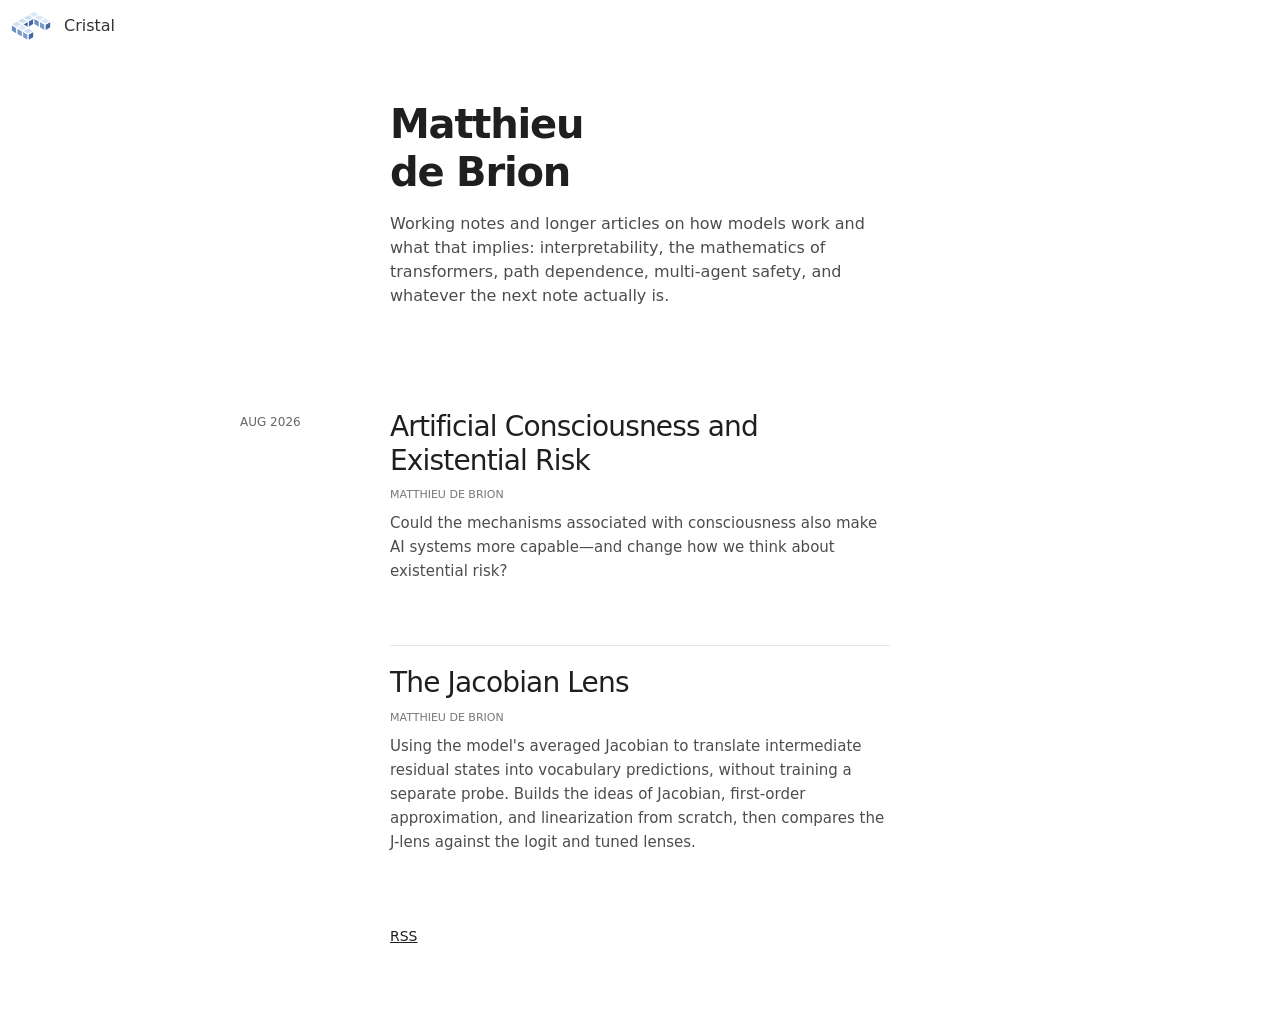
<file: site/index.html>
<!doctype html>
<html lang="en">
<head>
  <meta charset="utf8">
  <meta name="viewport" content="width=device-width, initial-scale=1">
  <title>Matthieu de Brion</title>
  <meta name="description" content="Working notes and longer articles on how models work and what that implies.">
  <style>
    :root {
      --sans: -apple-system, system-ui, "Segoe UI", Roboto, Oxygen, Ubuntu, Cantarell,
        "Fira Sans", "Droid Sans", "Helvetica Neue", Arial, sans-serif;
      --serif: -apple-system, system-ui, "Segoe UI", Roboto, Oxygen, Ubuntu, Cantarell,
        "Fira Sans", "Droid Sans", "Helvetica Neue", Arial, sans-serif;
      --duke-blue: #012169;
      --color-dark: #1f1f1e;
      --color-light: #f6f6f4;
      --rule: rgba(0, 0, 0, 0.1);
      --indent: 0px;
    }

    html {
      font-size: 16px;
      line-height: 1.6em;
      -webkit-text-size-adjust: 100%;
    }

    body {
      margin: 0;
      background: #fff;
      color: var(--color-dark);
      font-family: var(--sans);
    }

    a { color: var(--duke-blue); }

    /* Masthead */

    .article-header {
      display: flex;
      align-items: center;
      gap: 12px;
      width: 100%;
      padding: 10px 10px 20px;
      box-sizing: border-box;
    }

    .article-header a.logo { display: flex; text-decoration: none; }
    .article-header a.logo svg { display: block; overflow: visible; width: 42px; height: 32px; }
    .article-header a.logo polygon {
      stroke: #fff;
      stroke-width: 1.15;
      stroke-linejoin: miter;
      vector-effect: non-scaling-stroke;
    }
    .article-header a.logo .cube {
      pointer-events: bounding-box;
      transform-box: fill-box;
      transform-origin: center;
      transition: transform 0.12s ease;
    }
    .article-header a.logo .face-top { fill: #cfe0f4; }
    .article-header a.logo .face-left { fill: #7a9ccc; }
    .article-header a.logo .face-right { fill: #4568a4; }
    .article-header a.logo .cube:nth-child(odd) .face-top { fill: #dce8f7; }
    .article-header a.logo .cube:nth-child(3n) .face-left { fill: #6b8ec4; }
    .article-header a.logo .cube:nth-child(3n+1) .face-right { fill: #3a5a96; }
    .article-header a.logo .cube:hover { transform: translate(0, -1.2px); }
    .article-header a.logo .cube:hover .face-top { fill: #f2f7fd; }
    .article-header a.logo .cube:hover .face-left { fill: #8aa8d6; }
    .article-header a.logo .cube:hover .face-right { fill: var(--duke-blue); }
    .article-header .home-link { font-size: 100%; color: #333; text-decoration: none; }
    .article-header .home-link:hover { color: var(--duke-blue); }

    /* Title block */

    .title {
      box-sizing: border-box;
      margin: auto;
      max-width: 840px;
      padding: 0 20px;
      text-align: left;
    }

    .title h1 {
      max-width: 500px;
      margin: 38px auto 0;
      font-family: var(--sans);
      font-size: 40px;
      font-weight: 600;
      line-height: 1.2em;
      letter-spacing: -0.03em;
    }

    .title h1 > span { display: block; }

    .title p {
      max-width: 500px;
      margin: 16px auto 0;
      font-family: var(--serif);
      line-height: 1.5em;
      color: rgba(0, 0, 0, 0.7);
    }

    /* Thread */

    .container {
      box-sizing: border-box;
      margin: 80px auto;
      max-width: 840px;
      padding: 0 20px;
      font-family: var(--serif);
    }

    .container .date {
      margin-bottom: 15px;
      padding-bottom: 6px;
      border-bottom: 1px solid var(--rule);
      font-family: var(--sans);
      font-size: 12px;
      font-weight: 400;
      text-transform: uppercase;
      color: rgba(0, 0, 0, 0.7);
    }

    .container .date:not(:first-child) { margin-top: 50px; }

    .note,
    .paper {
      display: block;
      padding-left: var(--indent);
      color: var(--color-dark);
      line-height: 1.5em;
      text-decoration: none;
    }

    .note {
      margin-top: 10px;
      padding-top: 14px;
      padding-bottom: 14px;
    }

    .note h3 {
      display: inline;
      margin: 0 5px 0 0;
      font-family: var(--sans);
      font-size: 16px;
      font-weight: 500;
      line-height: 1.2em;
      letter-spacing: -0.03em;
    }

    .note .description { display: inline; font-size: 15px; color: rgba(0, 0, 0, 0.7); }

    .paper {
      display: flow-root;
      margin-bottom: 20px;
      padding-top: 22px;
      padding-bottom: 22px;
    }

    .paper img {
      float: right;
      width: 120px;
      height: 120px;
      margin-left: 30px;
      padding: 8px;
      border-radius: 8px;
      background: var(--color-light);
      overflow: hidden;
    }

    .paper h3 {
      margin: 0 0 6px;
      font-family: var(--sans);
      font-size: 18px;
      font-weight: 500;
      line-height: 1.2em;
      letter-spacing: -0.03em;
    }

    .paper .byline {
      margin-bottom: 4px;
      font-family: var(--sans);
      font-size: 11px;
      text-transform: uppercase;
      opacity: 0.6;
    }

    .paper .description { font-size: 15px; color: rgba(0, 0, 0, 0.7); }

    .note + .note,
    .paper + .note { padding-top: 10px; border-top: 1px solid var(--rule); }

    .note + .paper,
    .paper + .paper { margin-top: 20px; padding-top: 20px; border-top: 1px solid var(--rule); }

    .note:hover h3,
    .paper:hover h3 { text-decoration: underline; text-decoration-color: var(--duke-blue); }

    .rss { max-width: 500px; margin: 28px auto 0; font-size: 14px; }
    .rss a { color: var(--color-dark); }

    @media (min-width: 480px) {
      .note h3 { font-size: 17px; }
      .paper h3 { font-size: 26px; }
      .paper img { width: 170px; height: 170px; }
    }

    /* Date and title share a grid row so their tops line up. */
    @media (min-width: 768px) {
      .toc {
        display: grid;
        grid-template-columns: minmax(0, 1fr) 500px minmax(0, 1fr);
        align-items: start;
      }

      .container .date {
        grid-column: 1;
        width: auto;
        height: auto;
        margin: 0;
        /* 22px matches .paper; extra 6px meets the 28px title cap height. */
        padding: 28px 0 0;
        border: none;
        line-height: 1;
        color: rgba(0, 0, 0, 0.6);
      }

      .paper,
      .note { grid-column: 2; }

      .paper h3 { font-size: 28px; }
      .paper img { width: 220px; height: 220px; }
    }
  </style>
</head>

<body>
  <div class="article-header">
    <a class="logo" href="/" aria-label="Home">
      <svg width="42" height="32" viewBox="-27.38 -8.90 48.27 36.55" xmlns="http://www.w3.org/2000/svg" aria-hidden="true">
        <g class="cube">
          <polygon class="face-left" stroke="#fff" stroke-width="0.85" stroke-linejoin="miter" points="-6.50,-3.75 0.00,0.00 0.00,7.50 -6.50,3.75"/>
          <polygon class="face-right" stroke="#fff" stroke-width="0.85" stroke-linejoin="miter" points="6.50,-3.75 0.00,0.00 0.00,7.50 6.50,3.75"/>
          <polygon class="face-top" stroke="#fff" stroke-width="0.85" stroke-linejoin="miter" points="0.00,-7.50 6.50,-3.75 0.00,0.00 -6.50,-3.75"/>
        </g>
        <g class="cube">
          <polygon class="face-left" stroke="#fff" stroke-width="0.85" stroke-linejoin="miter" points="-12.99,0.00 -6.50,3.75 -6.50,11.25 -12.99,7.50"/>
          <polygon class="face-right" stroke="#fff" stroke-width="0.85" stroke-linejoin="miter" points="0.00,0.00 -6.50,3.75 -6.50,11.25 0.00,7.50"/>
          <polygon class="face-top" stroke="#fff" stroke-width="0.85" stroke-linejoin="miter" points="-6.50,-3.75 0.00,0.00 -6.50,3.75 -12.99,0.00"/>
        </g>
        <g class="cube">
          <polygon class="face-left" stroke="#fff" stroke-width="0.85" stroke-linejoin="miter" points="0.00,0.00 6.50,3.75 6.50,11.25 0.00,7.50"/>
          <polygon class="face-right" stroke="#fff" stroke-width="0.85" stroke-linejoin="miter" points="12.99,0.00 6.50,3.75 6.50,11.25 12.99,7.50"/>
          <polygon class="face-top" stroke="#fff" stroke-width="0.85" stroke-linejoin="miter" points="6.50,-3.75 12.99,0.00 6.50,3.75 0.00,0.00"/>
        </g>
        <g class="cube">
          <polygon class="face-left" stroke="#fff" stroke-width="0.85" stroke-linejoin="miter" points="-19.49,3.75 -12.99,7.50 -12.99,15.00 -19.49,11.25"/>
          <polygon class="face-right" stroke="#fff" stroke-width="0.85" stroke-linejoin="miter" points="-6.50,3.75 -12.99,7.50 -12.99,15.00 -6.50,11.25"/>
          <polygon class="face-top" stroke="#fff" stroke-width="0.85" stroke-linejoin="miter" points="-12.99,0.00 -6.50,3.75 -12.99,7.50 -19.49,3.75"/>
        </g>
        <g class="cube">
          <polygon class="face-left" stroke="#fff" stroke-width="0.85" stroke-linejoin="miter" points="6.50,3.75 12.99,7.50 12.99,15.00 6.50,11.25"/>
          <polygon class="face-right" stroke="#fff" stroke-width="0.85" stroke-linejoin="miter" points="19.49,3.75 12.99,7.50 12.99,15.00 19.49,11.25"/>
          <polygon class="face-top" stroke="#fff" stroke-width="0.85" stroke-linejoin="miter" points="12.99,0.00 19.49,3.75 12.99,7.50 6.50,3.75"/>
        </g>
        <g class="cube">
          <polygon class="face-left" stroke="#fff" stroke-width="0.85" stroke-linejoin="miter" points="-25.98,7.50 -19.49,11.25 -19.49,18.75 -25.98,15.00"/>
          <polygon class="face-right" stroke="#fff" stroke-width="0.85" stroke-linejoin="miter" points="-12.99,7.50 -19.49,11.25 -19.49,18.75 -12.99,15.00"/>
          <polygon class="face-top" stroke="#fff" stroke-width="0.85" stroke-linejoin="miter" points="-19.49,3.75 -12.99,7.50 -19.49,11.25 -25.98,7.50"/>
        </g>
        <g class="cube">
          <polygon class="face-left" stroke="#fff" stroke-width="0.85" stroke-linejoin="miter" points="-19.49,11.25 -12.99,15.00 -12.99,22.50 -19.49,18.75"/>
          <polygon class="face-right" stroke="#fff" stroke-width="0.85" stroke-linejoin="miter" points="-6.50,11.25 -12.99,15.00 -12.99,22.50 -6.50,18.75"/>
          <polygon class="face-top" stroke="#fff" stroke-width="0.85" stroke-linejoin="miter" points="-12.99,7.50 -6.50,11.25 -12.99,15.00 -19.49,11.25"/>
        </g>
        <g class="cube">
          <polygon class="face-left" stroke="#fff" stroke-width="0.85" stroke-linejoin="miter" points="-12.99,15.00 -6.50,18.75 -6.50,26.25 -12.99,22.50"/>
          <polygon class="face-right" stroke="#fff" stroke-width="0.85" stroke-linejoin="miter" points="0.00,15.00 -6.50,18.75 -6.50,26.25 0.00,22.50"/>
          <polygon class="face-top" stroke="#fff" stroke-width="0.85" stroke-linejoin="miter" points="-6.50,11.25 0.00,15.00 -6.50,18.75 -12.99,15.00"/>
        </g>
      </svg>
    </a>
    <a class="home-link" href="/cristal/">Cristal</a>
  </div>

  <div class="title">
    <h1><span>Matthieu</span><span>de Brion</span></h1>
    <p>Working notes and longer articles on how models work and what that
       implies: interpretability, the mathematics of transformers, path
       dependence, multi-agent safety, and whatever the next note actually is.</p>
  </div>

  <div class="container">
    <div class="toc">

      <div class="date">Aug 2026</div>

      <a class="paper" href="artificial-consciousness-and-existential-risk.html">
        <h3>Artificial Consciousness and Existential Risk</h3>
        <div class="byline">Matthieu de Brion</div>
        <div class="description">Could the mechanisms associated with consciousness
          also make AI systems more capable—and change how we think about existential
          risk?</div>
      </a>

      <a class="paper" href="jacobian-lens.html">
        <h3>The Jacobian Lens</h3>
        <div class="byline">Matthieu de Brion</div>
        <div class="description">Using the model's averaged Jacobian to translate
          intermediate residual states into vocabulary predictions, without training
          a separate probe. Builds the ideas of Jacobian, first-order approximation,
          and linearization from scratch, then compares the J-lens against the logit
          and tuned lenses.</div>
      </a>

      <!-- Template rows. Copy one of these per entry.

      A short note: title and description run together on one line.

      <a class="note" href="URL">
        <h3>Title of the note</h3>
        <div class="description">One or two sentences.</div>
      </a>

      A full article: optional thumbnail floats right.

      <a class="paper" href="URL">
        <img src="thumbnail.png" alt="">
        <h3>Title of the article</h3>
        <div class="byline">Authors</div>
        <div class="description">A paragraph of summary.</div>
      </a>

      Start a new date group with:

      <div class="date">Sep 2026</div>

      -->

    </div>

    <div class="rss"><a href="rss.xml">RSS</a></div>
  </div>
</body>
</html>
</file>
